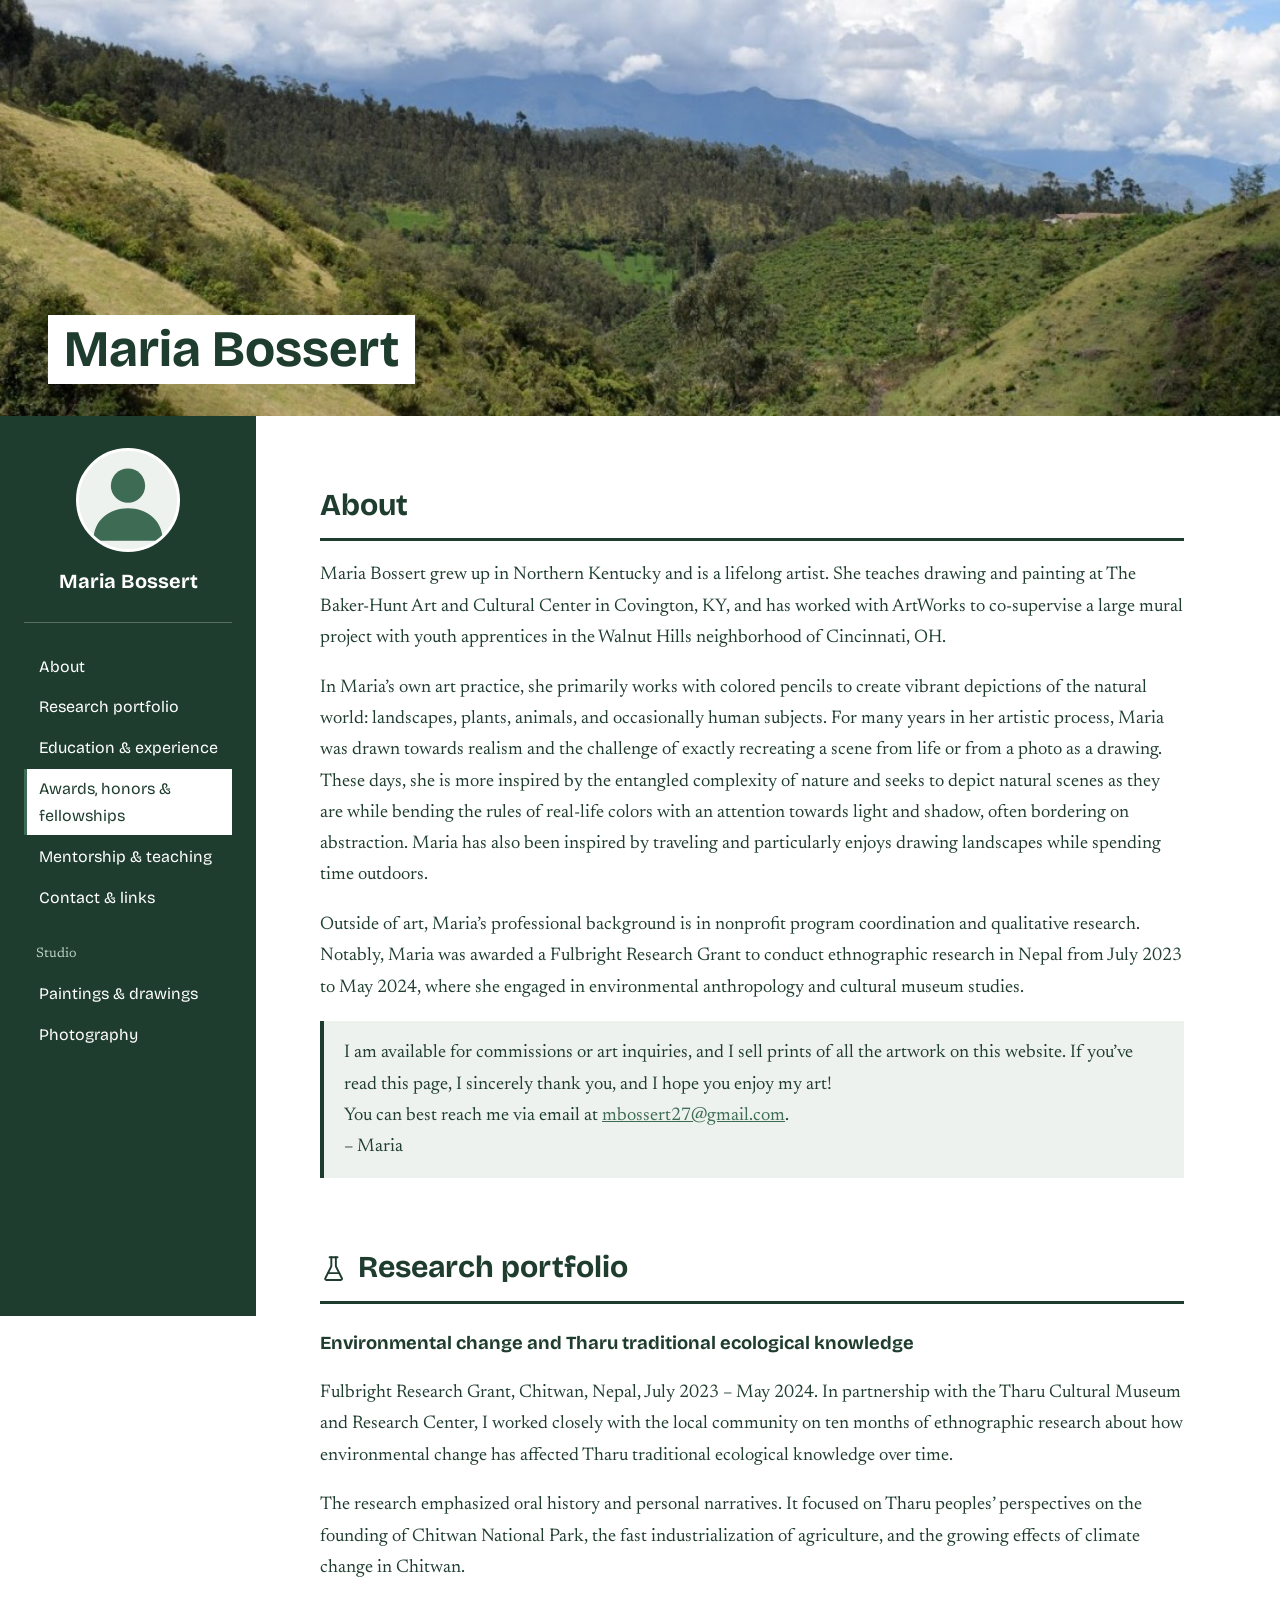
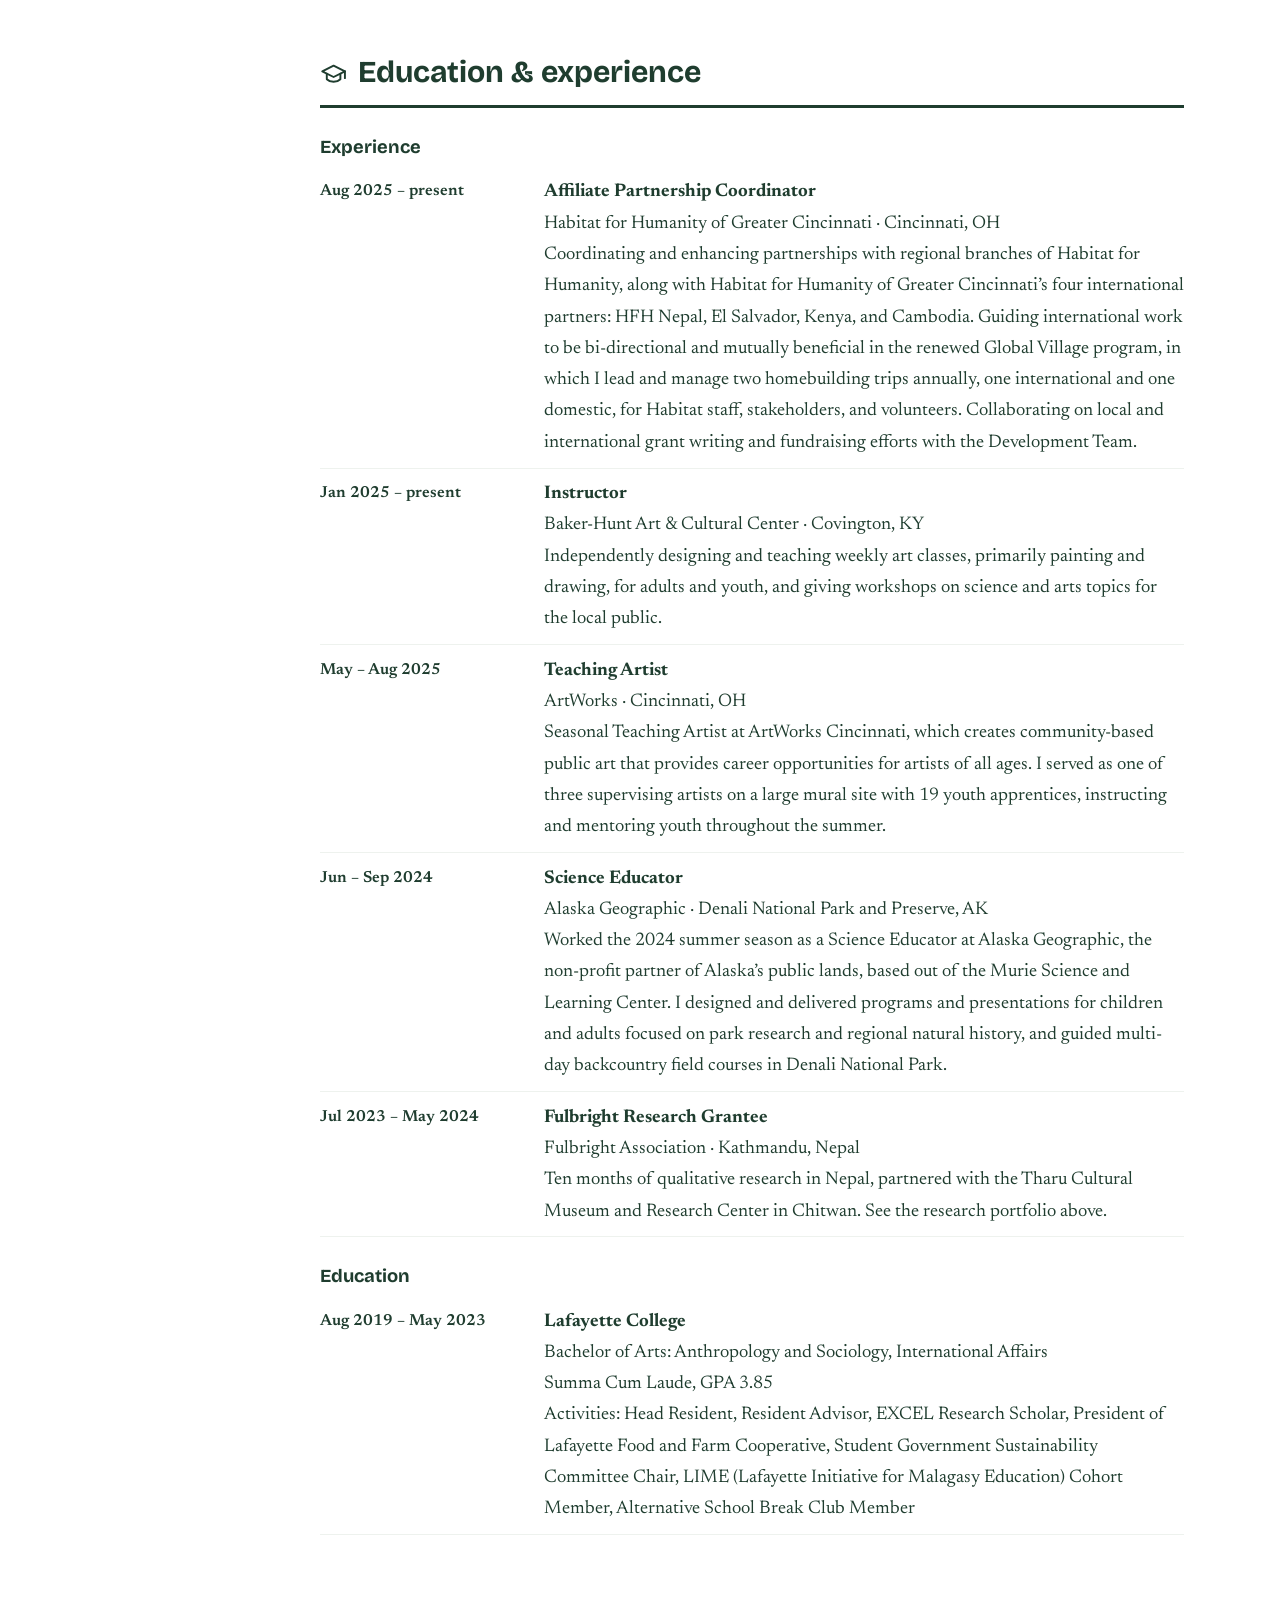
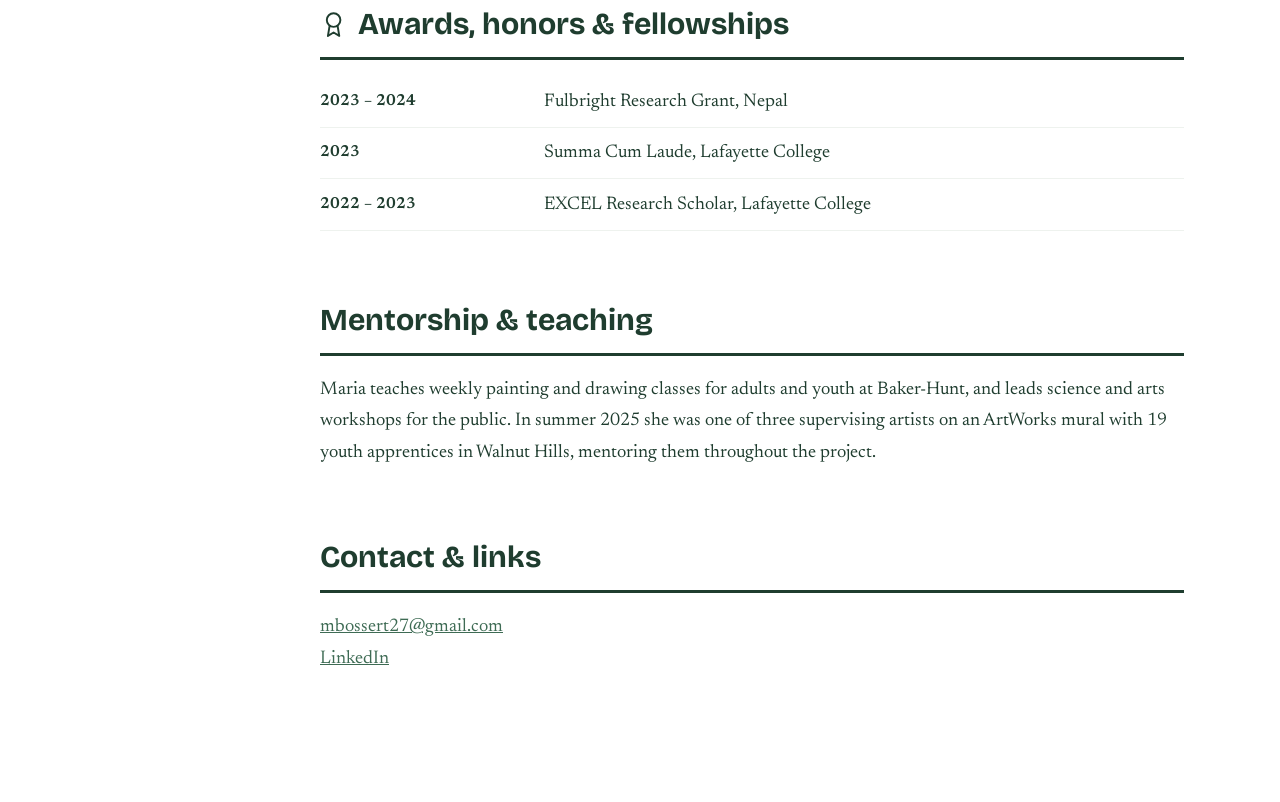
<file: index.html>
<!DOCTYPE html>
<html lang="en">
<head>
  <meta charset="utf-8">
  <meta name="viewport" content="width=device-width, initial-scale=1">
  <title>Maria Bossert</title>
  <link rel="preconnect" href="https://fonts.googleapis.com">
  <link rel="preconnect" href="https://fonts.gstatic.com" crossorigin>
  <link href="https://fonts.googleapis.com/css2?family=Bricolage+Grotesque:wght@500;700&family=Newsreader:ital,wght@0,400;0,600;1,400&display=swap" rel="stylesheet">
  <link rel="stylesheet" href="style.css">
</head>
<body>

  <!-- Banner: replace images/banner.jpg with your own image -->
  <header class="banner">
    <img src="images/banner.jpg" alt="Colored pencil drawing by Maria Bossert">
    <h1 class="banner-title">Maria Bossert</h1>
  </header>

  <div class="layout">

    <!-- Sidebar: # links scroll this page, other links open new pages -->
    <aside class="sidebar">
      <!-- Profile: to use a real photo, replace the <svg> with <img src="images/maria.jpg" alt="Maria Bossert"> -->
      <div class="profile">
        <div class="avatar">
          <svg viewBox="0 0 24 24" aria-hidden="true"><circle cx="12" cy="8.5" r="4.2"/><path d="M3.5 22c0-5 3.8-8 8.5-8s8.5 3 8.5 8z"/></svg>
        </div>
        <p class="profile-name">Maria Bossert</p>
      </div>
      <nav aria-label="Main">
        <a href="#about">About</a>
        <a href="#research">Research portfolio</a>
        <a href="#education">Education &amp; experience</a>
        <a href="#awards">Awards, honors &amp; fellowships</a>
        <a href="#mentorship">Mentorship &amp; teaching</a>
        <a href="#links">Contact &amp; links</a>
        <span class="group">Studio</span>
        <a href="art.html">Paintings &amp; drawings</a>
        <a href="photography.html">Photography</a>
      </nav>
    </aside>

    <main class="content">

      <section id="about">
        <h2>About</h2>
        <p>Maria Bossert grew up in Northern Kentucky and is a lifelong artist. She teaches drawing and painting at The Baker-Hunt Art and Cultural Center in Covington, KY, and has worked with ArtWorks to co-supervise a large mural project with youth apprentices in the Walnut Hills neighborhood of Cincinnati, OH.</p>
        <p>In Maria&rsquo;s own art practice, she primarily works with colored pencils to create vibrant depictions of the natural world: landscapes, plants, animals, and occasionally human subjects. For many years in her artistic process, Maria was drawn towards realism and the challenge of exactly recreating a scene from life or from a photo as a drawing. These days, she is more inspired by the entangled complexity of nature and seeks to depict natural scenes as they are while bending the rules of real-life colors with an attention towards light and shadow, often bordering on abstraction. Maria has also been inspired by traveling and particularly enjoys drawing landscapes while spending time outdoors.</p>
        <p>Outside of art, Maria&rsquo;s professional background is in nonprofit program coordination and qualitative research. Notably, Maria was awarded a Fulbright Research Grant to conduct ethnographic research in Nepal from July 2023 to May 2024, where she engaged in environmental anthropology and cultural museum studies.</p>
        <p class="panel">I am available for commissions or art inquiries, and I sell prints of all the artwork on this website. If you&rsquo;ve read this page, I sincerely thank you, and I hope you enjoy my art!<br>
        You can best reach me via email at <a href="mailto:mbossert27@gmail.com">mbossert27@gmail.com</a>.<br>
        &ndash; Maria</p>
      </section>

      <section id="research">
        <h2><svg class="icon" viewBox="0 0 24 24" aria-hidden="true"><path d="M10 2v7.5a2 2 0 0 1-.2.9L4.7 20.5a1 1 0 0 0 .9 1.5h12.8a1 1 0 0 0 .9-1.5l-5.1-10.1a2 2 0 0 1-.2-.9V2"/><path d="M8.5 2h7"/><path d="M7 16h10"/></svg>Research portfolio</h2>
        <h3>Environmental change and Tharu traditional ecological knowledge</h3>
        <p>Fulbright Research Grant, Chitwan, Nepal, July 2023 &ndash; May 2024. In partnership with the Tharu Cultural Museum and Research Center, I worked closely with the local community on ten months of ethnographic research about how environmental change has affected Tharu traditional ecological knowledge over time.</p>
        <p>The research emphasized oral history and personal narratives. It focused on Tharu peoples&rsquo; perspectives on the founding of Chitwan National Park, the fast industrialization of agriculture, and the growing effects of climate change in Chitwan.</p>
      </section>

      <section id="education">
        <h2><svg class="icon" viewBox="0 0 24 24" aria-hidden="true"><path d="M22 10v6"/><path d="M2 10l10-5 10 5-10 5z"/><path d="M6 12v5c3 3 9 3 12 0v-5"/></svg>Education &amp; experience</h2>

        <h3>Experience</h3>
        <ul class="cv">
          <li><span class="year">Aug 2025 &ndash; present</span><span><strong>Affiliate Partnership Coordinator</strong><br>Habitat for Humanity of Greater Cincinnati &middot; Cincinnati, OH<br>
            Coordinating and enhancing partnerships with regional branches of Habitat for Humanity, along with Habitat for Humanity of Greater Cincinnati&rsquo;s four international partners: HFH Nepal, El Salvador, Kenya, and Cambodia. Guiding international work to be bi-directional and mutually beneficial in the renewed Global Village program, in which I lead and manage two homebuilding trips annually, one international and one domestic, for Habitat staff, stakeholders, and volunteers. Collaborating on local and international grant writing and fundraising efforts with the Development Team.</span></li>

          <li><span class="year">Jan 2025 &ndash; present</span><span><strong>Instructor</strong><br>Baker-Hunt Art &amp; Cultural Center &middot; Covington, KY<br>
            Independently designing and teaching weekly art classes, primarily painting and drawing, for adults and youth, and giving workshops on science and arts topics for the local public.</span></li>

          <li><span class="year">May &ndash; Aug 2025</span><span><strong>Teaching Artist</strong><br>ArtWorks &middot; Cincinnati, OH<br>
            Seasonal Teaching Artist at ArtWorks Cincinnati, which creates community-based public art that provides career opportunities for artists of all ages. I served as one of three supervising artists on a large mural site with 19 youth apprentices, instructing and mentoring youth throughout the summer.</span></li>

          <li><span class="year">Jun &ndash; Sep 2024</span><span><strong>Science Educator</strong><br>Alaska Geographic &middot; Denali National Park and Preserve, AK<br>
            Worked the 2024 summer season as a Science Educator at Alaska Geographic, the non-profit partner of Alaska&rsquo;s public lands, based out of the Murie Science and Learning Center. I designed and delivered programs and presentations for children and adults focused on park research and regional natural history, and guided multi-day backcountry field courses in Denali National Park.</span></li>

          <li><span class="year">Jul 2023 &ndash; May 2024</span><span><strong>Fulbright Research Grantee</strong><br>Fulbright Association &middot; Kathmandu, Nepal<br>
            Ten months of qualitative research in Nepal, partnered with the Tharu Cultural Museum and Research Center in Chitwan. See the research portfolio above.</span></li>
        </ul>

        <h3>Education</h3>
        <ul class="cv">
          <li><span class="year">Aug 2019 &ndash; May 2023</span><span><strong>Lafayette College</strong><br>Bachelor of Arts: Anthropology and Sociology, International Affairs<br>
            Summa Cum Laude, GPA 3.85<br>
            Activities: Head Resident, Resident Advisor, EXCEL Research Scholar, President of Lafayette Food and Farm Cooperative, Student Government Sustainability Committee Chair, LIME (Lafayette Initiative for Malagasy Education) Cohort Member, Alternative School Break Club Member</span></li>
        </ul>
      </section>

      <section id="awards">
        <h2><svg class="icon" viewBox="0 0 24 24" aria-hidden="true"><circle cx="12" cy="8" r="6"/><path d="M15.5 12.9 17 22l-5-3-5 3 1.5-9.1"/></svg>Awards, honors &amp; fellowships</h2>
        <ul class="cv">
          <li><span class="year">2023 &ndash; 2024</span><span>Fulbright Research Grant, Nepal</span></li>
          <li><span class="year">2023</span><span>Summa Cum Laude, Lafayette College</span></li>
          <li><span class="year">2022 &ndash; 2023</span><span>EXCEL Research Scholar, Lafayette College</span></li>
        </ul>
      </section>

      <section id="mentorship">
        <h2>Mentorship &amp; teaching</h2>
        <p>Maria teaches weekly painting and drawing classes for adults and youth at Baker-Hunt, and leads science and arts workshops for the public. In summer 2025 she was one of three supervising artists on an ArtWorks mural with 19 youth apprentices in Walnut Hills, mentoring them throughout the project.</p>
      </section>

      <section id="links">
        <h2>Contact &amp; links</h2>
        <p>
          <a href="mailto:mbossert27@gmail.com">mbossert27@gmail.com</a><br>
          <a href="https://www.linkedin.com/in/maria-bossert/">LinkedIn</a>
        </p>
      </section>

    </main>
  </div>

  <script src="script.js"></script>
</body>
</html>
</file>
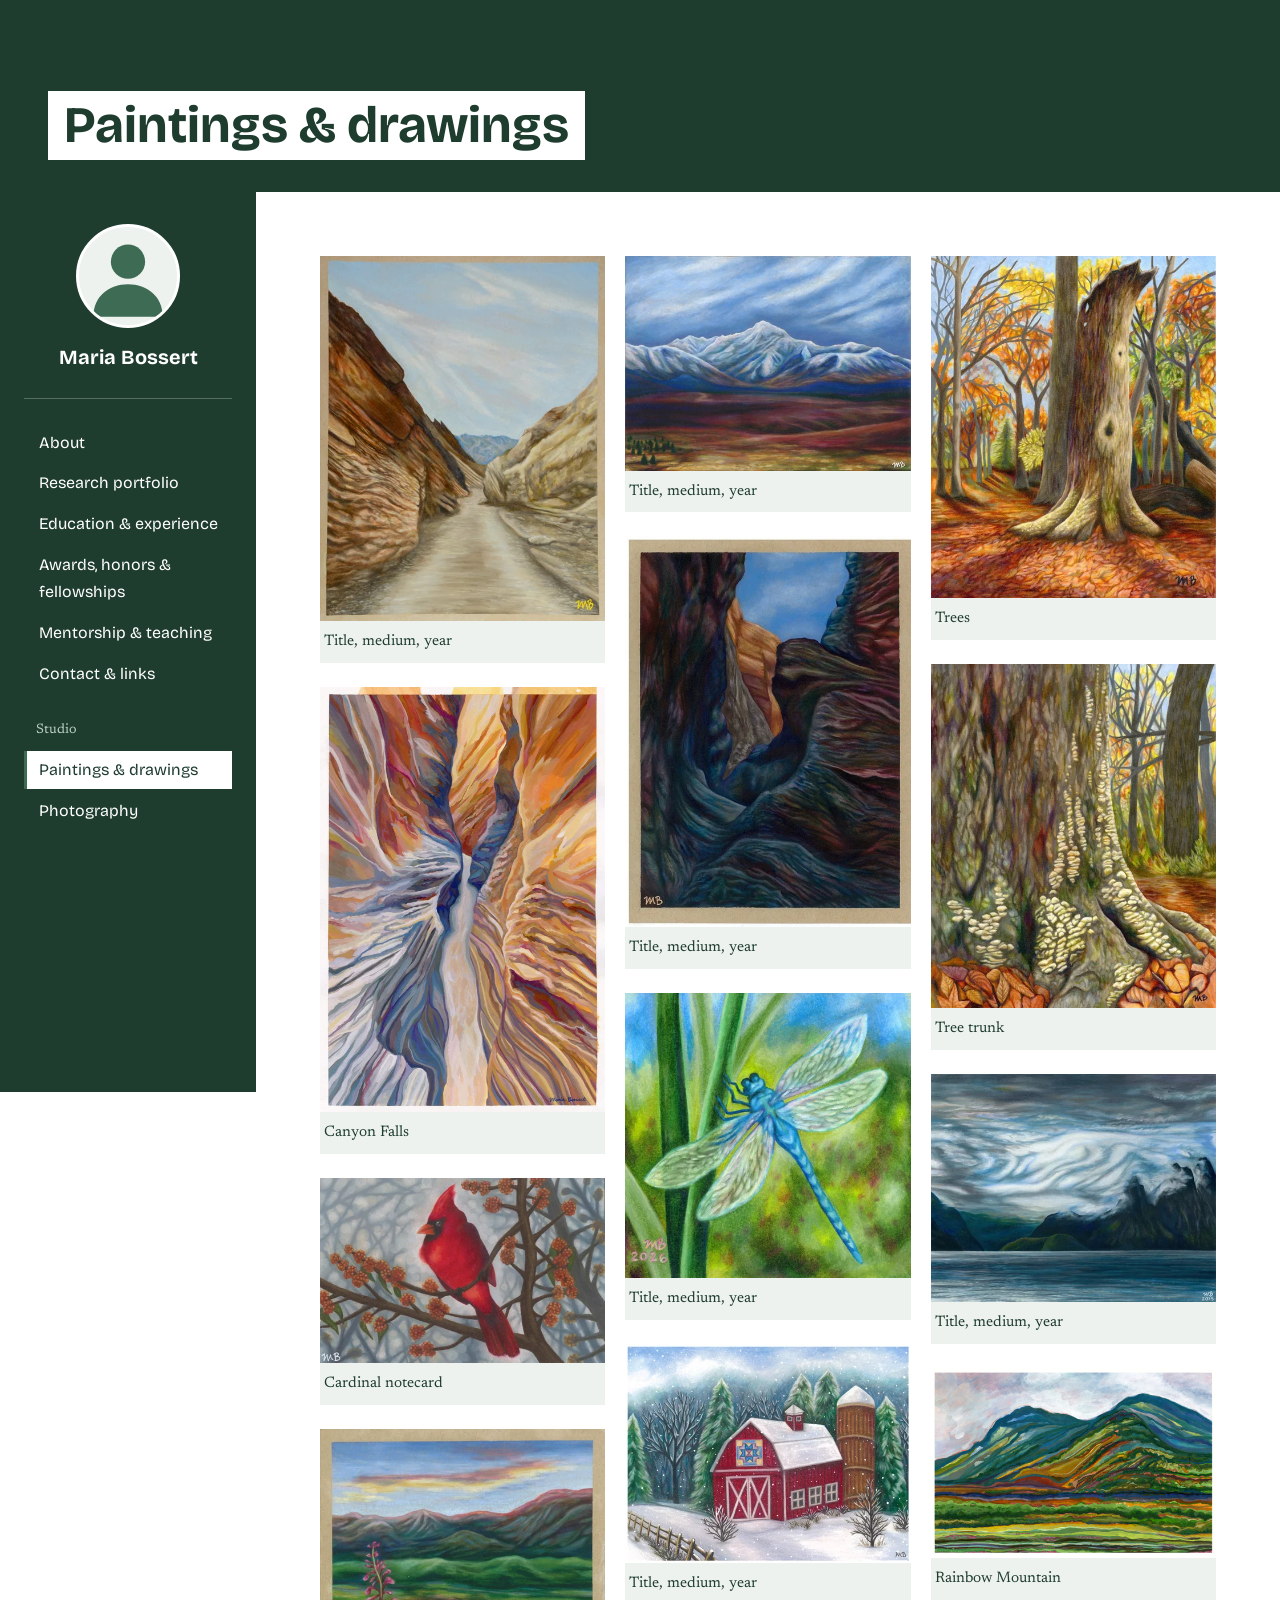
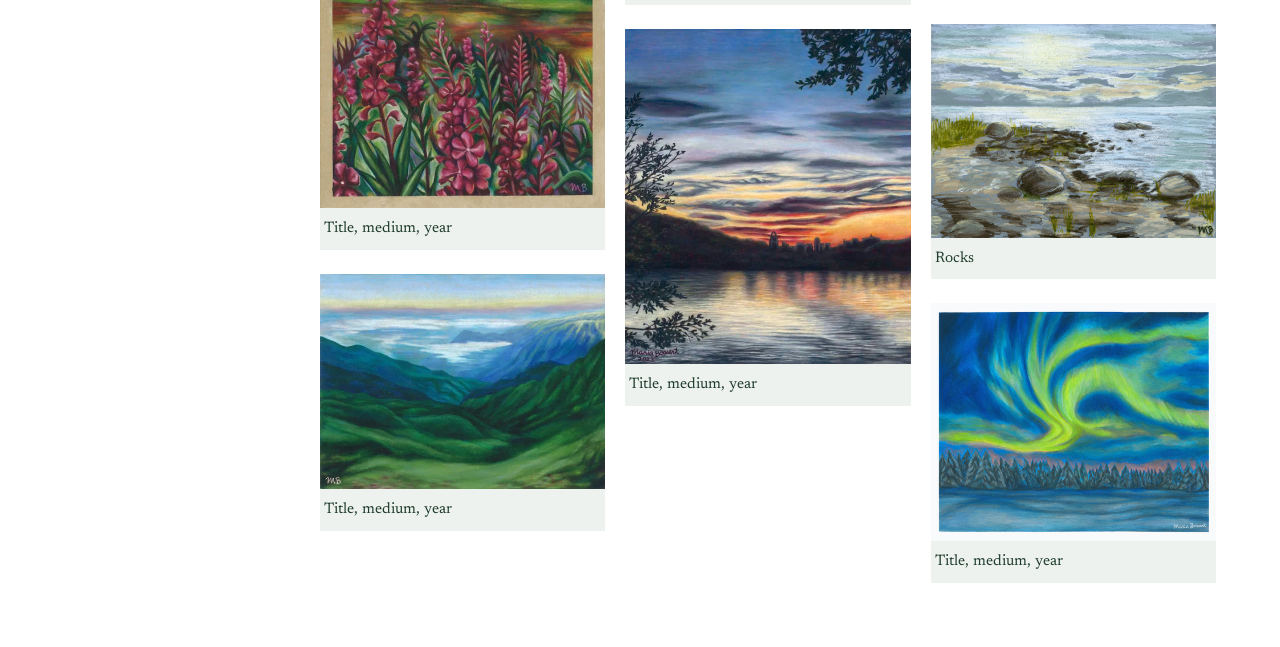
<file: art.html>
<!DOCTYPE html>
<html lang="en">
<head>
  <meta charset="utf-8">
  <meta name="viewport" content="width=device-width, initial-scale=1">
  <title>Paintings and drawings | Maria Bossert</title>
  <link rel="preconnect" href="https://fonts.googleapis.com">
  <link rel="preconnect" href="https://fonts.gstatic.com" crossorigin>
  <link href="https://fonts.googleapis.com/css2?family=Bricolage+Grotesque:wght@500;700&family=Newsreader:ital,wght@0,400;0,600;1,400&display=swap" rel="stylesheet">
  <link rel="stylesheet" href="style.css">
</head>
<body>

  <header class="banner" style="height: clamp(8rem, 18vw, 12rem);">
    <h1 class="banner-title">Paintings &amp; drawings</h1>
  </header>

  <div class="layout">
    <aside class="sidebar">
      <!-- Profile: to use a real photo, replace the <svg> with <img src="images/maria.jpg" alt="Maria Bossert"> -->
      <div class="profile">
        <div class="avatar">
          <svg viewBox="0 0 24 24" aria-hidden="true"><circle cx="12" cy="8.5" r="4.2"/><path d="M3.5 22c0-5 3.8-8 8.5-8s8.5 3 8.5 8z"/></svg>
        </div>
        <p class="profile-name">Maria Bossert</p>
      </div>
      <nav aria-label="Main">
        <a href="index.html#about">About</a>
        <a href="index.html#research">Research portfolio</a>
        <a href="index.html#education">Education &amp; experience</a>
        <a href="index.html#awards">Awards, honors &amp; fellowships</a>
        <a href="index.html#mentorship">Mentorship &amp; teaching</a>
        <a href="index.html#links">Contact &amp; links</a>
        <span class="group">Studio</span>
        <a href="art.html" class="active">Paintings &amp; drawings</a>
        <a href="photography.html">Photography</a>
      </nav>
    </aside>

    <main class="content wide">
      <!-- Each <figure> is one artwork. Click an image to enlarge it. -->
      <div class="gallery">
        <figure><a href="images/Adobe+Express+-+file+(1).webp"><img src="images/Adobe+Express+-+file+(1).webp" alt="Artwork by Maria Bossert (describe the image)" loading="lazy"></a><figcaption>Title, medium, year</figcaption></figure>
        <figure><a href="images/Canyon+Falls.compressed.webp"><img src="images/Canyon+Falls.compressed.webp" alt="Canyon Falls" loading="lazy"></a><figcaption>Canyon Falls</figcaption></figure>
        <figure><a href="images/Cardinal+Notecard+Scan+(1).webp"><img src="images/Cardinal+Notecard+Scan+(1).webp" alt="Cardinal notecard" loading="lazy"></a><figcaption>Cardinal notecard</figcaption></figure>
        <figure><a href="images/FedExScan2024-11-01_11-07-47.webp"><img src="images/FedExScan2024-11-01_11-07-47.webp" alt="Artwork by Maria Bossert (describe the image)" loading="lazy"></a><figcaption>Title, medium, year</figcaption></figure>
        <figure><a href="images/FedExScan2024-11-01_11-11-11.webp"><img src="images/FedExScan2024-11-01_11-11-11.webp" alt="Artwork by Maria Bossert (describe the image)" loading="lazy"></a><figcaption>Title, medium, year</figcaption></figure>
        <figure><a href="images/FedExScan2024-12-04_11-28-31.webp"><img src="images/FedExScan2024-12-04_11-28-31.webp" alt="Artwork by Maria Bossert (describe the image)" loading="lazy"></a><figcaption>Title, medium, year</figcaption></figure>
        <figure><a href="images/image.webp"><img src="images/image.webp" alt="Artwork by Maria Bossert (describe the image)" loading="lazy"></a><figcaption>Title, medium, year</figcaption></figure>
        <figure><a href="images/image-asset%20(1).webp"><img src="images/image-asset%20(1).webp" alt="Artwork by Maria Bossert (describe the image)" loading="lazy"></a><figcaption>Title, medium, year</figcaption></figure>
        <figure><a href="images/image-asset%20(2).webp"><img src="images/image-asset%20(2).webp" alt="Artwork by Maria Bossert (describe the image)" loading="lazy"></a><figcaption>Title, medium, year</figcaption></figure>
        <figure><a href="images/image-asset.webp"><img src="images/image-asset.webp" alt="Artwork by Maria Bossert (describe the image)" loading="lazy"></a><figcaption>Title, medium, year</figcaption></figure>
        <figure><a href="images/MB_002_trees+(1).webp"><img src="images/MB_002_trees+(1).webp" alt="Trees" loading="lazy"></a><figcaption>Trees</figcaption></figure>
        <figure><a href="images/MB_treetrunk+(2).webp"><img src="images/MB_treetrunk+(2).webp" alt="Tree trunk" loading="lazy"></a><figcaption>Tree trunk</figcaption></figure>
        <figure><a href="images/MBO_001_final+copy(1).webp"><img src="images/MBO_001_final+copy(1).webp" alt="Artwork by Maria Bossert (describe the image)" loading="lazy"></a><figcaption>Title, medium, year</figcaption></figure>
        <figure><a href="images/Rainbow+mtn.webp"><img src="images/Rainbow+mtn.webp" alt="Rainbow Mountain" loading="lazy"></a><figcaption>Rainbow Mountain</figcaption></figure>
        <figure><a href="images/Rocks.webp"><img src="images/Rocks.webp" alt="Rocks" loading="lazy"></a><figcaption>Rocks</figcaption></figure>
        <figure><a href="images/Untitled+design+(1).webp"><img src="images/Untitled+design+(1).webp" alt="Artwork by Maria Bossert (describe the image)" loading="lazy"></a><figcaption>Title, medium, year</figcaption></figure>
      </div>
    </main>
  </div>

  <dialog id="lightbox">
    <img alt="">
    <p id="lightbox-caption"></p>
  </dialog>
  <script>
    // Click an artwork to enlarge it. The image glides from its spot in the
    // gallery to the big view and back. Browsers without that feature just fade.
    const box = document.getElementById('lightbox');
    const big = box.querySelector('img');
    const caption = document.getElementById('lightbox-caption');
    let current = null;

    function transition(change) {
      if (document.startViewTransition) return document.startViewTransition(change);
      change();
      return { finished: Promise.resolve() };
    }

    function openArt(link) {
      current = link.querySelector('img');
      big.src = link.href;
      big.alt = current.alt;
      caption.textContent = link.closest('figure').querySelector('figcaption').textContent;
      current.style.viewTransitionName = 'art';
      transition(() => {
        current.style.viewTransitionName = '';
        big.style.viewTransitionName = 'art';
        box.showModal();
      });
    }

    function closeArt() {
      transition(() => {
        big.style.viewTransitionName = '';
        current.style.viewTransitionName = 'art';
        box.close();
      }).finished.finally(() => { current.style.viewTransitionName = ''; });
    }

    document.querySelectorAll('.gallery a').forEach(link =>
      link.addEventListener('click', e => { e.preventDefault(); openArt(link); }));
    box.addEventListener('click', closeArt);
    box.addEventListener('cancel', e => { e.preventDefault(); closeArt(); }); // Esc key
  </script>

</body>
</html>
</file>
<file: style.css>
/* ---------- Colors: change these to restyle the whole site ---------- */
:root {
  --green: #1f3d2f;        /* dark green: text, sidebar, banner */
  --green-soft: #3e6b54;   /* lighter green: hover and accents */
  --mist: #eef2ee;         /* pale green-white for panels */
  --white: #ffffff;
  --sidebar-width: 16rem;
}

* { box-sizing: border-box; }
html { scroll-behavior: smooth; scroll-padding-top: 4.5rem; }

body {
  margin: 0;
  background: var(--white);
  color: var(--green);
  font-family: "Newsreader", Georgia, serif;
  font-size: 1.15rem;
  line-height: 1.7;
}

h1, h2, h3, nav a, .banner-title {
  font-family: "Bricolage Grotesque", "Helvetica Neue", Arial, sans-serif;
}

a { color: var(--green-soft); }
a:hover { color: var(--green); }
:focus-visible { outline: 3px solid var(--green-soft); outline-offset: 3px; }

/* ---------- Banner ---------- */
.banner {
  position: relative;
  height: clamp(14rem, 38vw, 26rem);
  background: var(--green);
  overflow: hidden;
}
.banner img { width: 100%; height: 100%; object-fit: cover; display: block; }
.banner-title {
  position: absolute;
  left: clamp(1rem, 4vw, 3rem);
  bottom: clamp(1rem, 3vw, 2rem);
  margin: 0;
  padding: 0.4rem 1rem;
  background: var(--white);
  color: var(--green);
  font-size: clamp(1.6rem, 5vw, 3.2rem);
  font-weight: 700;
  line-height: 1.1;
}

/* ---------- Layout: sidebar + content ---------- */
.layout { display: grid; grid-template-columns: var(--sidebar-width) 1fr; }

.sidebar {
  position: sticky;
  top: 0;
  align-self: start;
  height: 100vh;
  padding: 2rem 1.5rem;
  background: var(--green);
  overflow-y: auto;
}
.sidebar nav { display: flex; flex-direction: column; gap: 0.15rem; }
.sidebar a {
  color: var(--white);
  text-decoration: none;
  padding: 0.35rem 0.75rem;
  border-left: 3px solid transparent;
  font-size: 1rem;
}
.sidebar a:hover { border-left-color: var(--white); }
.sidebar a.active { background: var(--white); color: var(--green); border-left-color: var(--green-soft); }
.sidebar .group { margin: 1.5rem 0 0.4rem 0.75rem; font-size: 0.85rem; color: #b9cfc1; }

.content { padding: clamp(1.5rem, 5vw, 4rem); max-width: 62rem; }
section { margin-bottom: 4rem; }
h2 {
  display: flex;
  align-items: center;
  gap: 0.7rem;
  font-size: 1.9rem;
  margin: 0 0 1rem;
  padding-bottom: 0.4rem;
  border-bottom: 3px solid var(--green);
}
h3 { margin: 1.5rem 0 0.2rem; font-size: 1.15rem; }

/* CV-style lists: year on the left, detail on the right */
.cv { list-style: none; margin: 0; padding: 0; }
.cv li { display: grid; grid-template-columns: 12.5rem 1fr; gap: 1.5rem; padding: 0.6rem 0; border-bottom: 1px solid var(--mist); }
.cv .year { font-weight: 600; font-size: 1rem; line-height: 1.9; }

.panel { background: var(--mist); padding: 1rem 1.25rem; border-left: 4px solid var(--green); }

/* ---------- Galleries (art and photography pages) ---------- */
.content.wide { max-width: none; }
/* Columns of 16rem or wider: 1 on phones, more as the screen grows.
   Images keep their own shape, so nothing is cropped or stretched. */
.gallery { columns: 16rem; column-gap: 1.25rem; }
.gallery figure { margin: 0 0 1.5rem; break-inside: avoid; background: var(--mist); }
.gallery img { width: 100%; height: auto; display: block; }
.gallery figcaption { padding: 0.5rem 0.25rem; font-size: 0.95rem; }

/* ---------- Phones and small screens ---------- */
@media (max-width: 760px) {
  .layout { grid-template-columns: 1fr; }
  .sidebar {
    height: auto;
    z-index: 10;
    padding: 0.5rem;
    overflow-x: auto;
  }
  .sidebar nav { flex-direction: row; gap: 0.25rem; white-space: nowrap; }
  .sidebar a { border-left: 0; border-bottom: 3px solid transparent; }
  .sidebar a:hover { border-bottom-color: var(--white); }
  .sidebar .group, .sidebar .profile { display: none; }
  .cv li { grid-template-columns: 1fr; gap: 0; }
}

/* ---------- Icons beside headings: add <svg class="icon"> inside any <h2> ---------- */
.icon { width: 1.7rem; height: 1.7rem; flex: none; fill: none; stroke: currentColor; stroke-width: 1.7; stroke-linecap: round; stroke-linejoin: round; }

/* ---------- Sidebar profile ---------- */
.profile { text-align: center; margin-bottom: 1.5rem; padding-bottom: 1.5rem; border-bottom: 1px solid rgba(255, 255, 255, 0.25); }
.avatar { width: 6.5rem; height: 6.5rem; margin: 0 auto 0.75rem; border-radius: 50%; border: 3px solid var(--white); background: var(--mist); overflow: hidden; }
.avatar svg { width: 100%; height: 100%; fill: var(--green-soft); }
.avatar img { width: 100%; height: 100%; object-fit: cover; display: block; }
.profile-name { margin: 0; color: var(--white); font-family: "Bricolage Grotesque", "Helvetica Neue", Arial, sans-serif; font-size: 1.25rem; font-weight: 700; }

/* ---------- Click-to-enlarge (art page) ---------- */
.gallery a { display: block; cursor: zoom-in; }
#lightbox { border: 0; padding: 0; background: transparent; max-width: 96vw; max-height: 96vh; overflow: visible; text-align: center; }
#lightbox::backdrop { background: rgba(20, 42, 31, 0.95); }
#lightbox img { display: block; margin: auto; max-width: 96vw; max-height: 86vh; width: auto; height: auto; cursor: zoom-out; }
#lightbox-caption { margin: 0.75rem 0 0; color: var(--white); font-size: 1rem; }

/* The glide between thumbnail and enlarged view */
::view-transition-group(art) { animation-duration: 0.5s; animation-timing-function: cubic-bezier(0.22, 0.8, 0.28, 1); }
::view-transition-old(art), ::view-transition-new(art) { height: 100%; }
::view-transition-group(root) { animation-duration: 0.35s; }

@media (prefers-reduced-motion: reduce) {
  html { scroll-behavior: auto; }
  ::view-transition-group(*) { animation-duration: 0.01s; }
}
</file>
